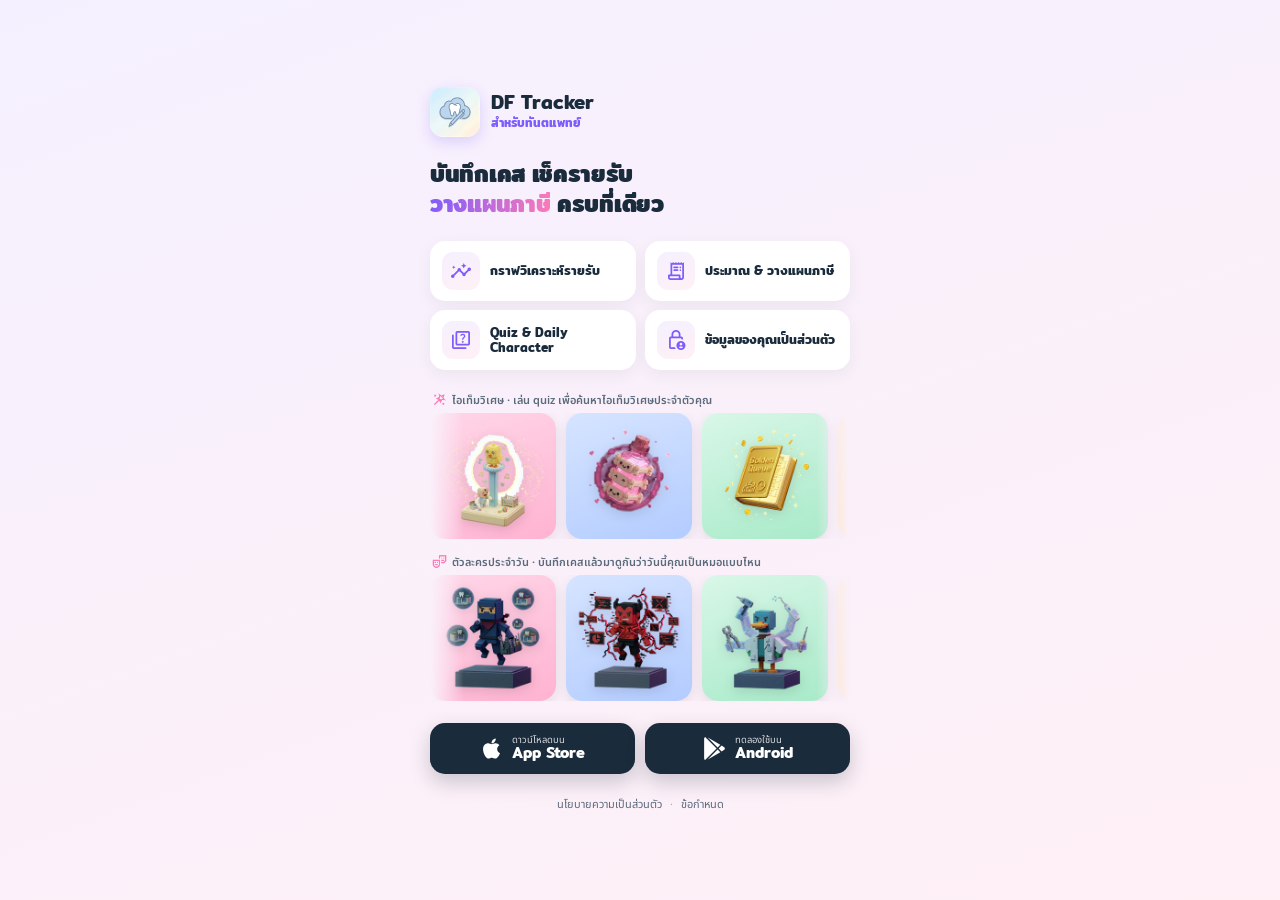
<file: index.html>
<!DOCTYPE html>
<html lang="th">
<head>
<meta charset="UTF-8" />
<meta name="viewport" content="width=device-width, initial-scale=1.0, viewport-fit=cover" />
<title>DF Tracker — ผู้ช่วยจัดการรายได้ของทันตแพทย์</title>

<!-- ===== Link preview (IG / Line / FB) ===== -->
<meta property="og:type" content="website" />
<meta property="og:title" content="DF Tracker — ผู้ช่วยจัดการรายได้ของทันตแพทย์" />
<meta property="og:description" content="บันทึกเคส เช็คยอด สรุป + ภาษี สำหรับทันตแพทย์ พร้อมตัวละครประจำวันและ Quiz ไอเท็มวิเศษ" />
<!-- TODO: ทำ og-image.png 1200x630 จะสวยกว่า (ตอนนี้ใช้ไอคอน) -->
<meta property="og:image" content="https://dftracker.github.io/landing_assets/icon.png" />
<meta property="og:url" content="https://dftracker.github.io/" />
<meta name="twitter:card" content="summary" />

<link rel="preconnect" href="https://fonts.googleapis.com" />
<link rel="preconnect" href="https://fonts.gstatic.com" crossorigin />
<link href="https://fonts.googleapis.com/css2?family=Mitr:wght@500;600;700&family=Noto+Sans+Thai:wght@400;500;600;700&display=swap" rel="stylesheet" />
<link href="https://fonts.googleapis.com/css2?family=Material+Symbols+Rounded:opsz,wght,FILL,GRAD@24,400,0,0&display=block" rel="stylesheet" />

<style>
  :root {
    --ink: #1A2B3C;
    --ink-soft: #5b6b7b;
    --accent: #7C5CFC;
    --accent2: #FF7AB6;
    --bg1: #F5F0FF;
    --bg2: #FFF0F6;
    --fade: #FAF0FA; /* ≈ สี bg ตรงแถว marquee — ใช้ทำขอบจางแทน mask */
  }
  * { box-sizing: border-box; margin: 0; padding: 0; }
  html {
    -webkit-text-size-adjust: 100%;
    min-height: 100%;
    background: linear-gradient(160deg, var(--bg1) 0%, var(--bg2) 100%) no-repeat;
    background-attachment: fixed;
  }
  html, body { overflow: hidden; max-width: 100%; }
  body { font-family: 'Noto Sans Thai', sans-serif; color: var(--ink); line-height: 1.55; }

  /* เต็ม 1 หน้าจอ ไม่ scroll */
  .app {
    width: 100%; max-width: 460px; margin: 0 auto;
    height: 100svh; min-height: 100svh;
    display: flex; flex-direction: column; justify-content: center;
    padding: max(18px, env(safe-area-inset-top)) 20px max(18px, env(safe-area-inset-bottom));
    gap: clamp(14px, 2.4vh, 26px);
  }
  h1, h2, h3, .btn, .eyebrow, .chip b, .name { font-family: 'Mitr', 'Noto Sans Thai', sans-serif; }

  /* ===== Header ===== */
  .header { display: flex; align-items: center; gap: 11px; }
  .header img { width: 50px; height: 50px; border-radius: 13px; box-shadow: 0 5px 14px rgba(124,92,252,0.22); }
  .header .name { font-size: 19px; font-weight: 600; line-height: 1.15; }
  .header .eyebrow { font-size: 12px; font-weight: 600; color: var(--accent); }

  /* ===== Hero ===== */
  .hero h1 { font-size: 23px; font-weight: 700; line-height: 1.32; letter-spacing: -0.3px; }
  .hero h1 .grad { background: linear-gradient(100deg, var(--accent), var(--accent2)); -webkit-background-clip: text; background-clip: text; -webkit-text-fill-color: transparent; }
  .hero p { font-size: 13.5px; color: var(--ink-soft); margin-top: 6px; }

  /* ===== Feature chips (2x2) ===== */
  .chips { display: grid; grid-template-columns: 1fr 1fr; gap: 9px; }
  .chip { background: #fff; border-radius: 15px; padding: 11px 12px; box-shadow: 0 5px 16px rgba(26,43,60,0.06); display: flex; gap: 10px; align-items: center; }
  .chip .ico { width: 38px; height: 38px; flex: 0 0 38px; display: grid; place-items: center; border-radius: 11px; overflow: hidden; background: linear-gradient(160deg, var(--bg1), var(--bg2)); }
  .chip .micon { font-family: 'Material Symbols Rounded'; font-weight: 400; font-size: 22px; line-height: 1; color: var(--accent); }
  .chip .lockimg { width: 30px; height: 30px; object-fit: contain; }
  .chip b { font-size: 12.5px; font-weight: 600; line-height: 1.25; }

  /* ===== Showcase marquee ===== */
  .showcase { display: flex; flex-direction: column; gap: 0; flex: 0 1 auto; min-height: 0; }
  /* label ชิดแถวของตัวเอง (mb 4) · เว้นจากแถวก่อนหน้าเยอะ (mt 15) → จับกลุ่มชัด */
  .row-label { flex: 0 0 auto; font-size: 11px; font-weight: 600; color: var(--ink-soft); margin: 0 0 4px 2px; white-space: nowrap; overflow: hidden; text-overflow: ellipsis; }
  .row-label .lpng { display: inline-block; width: 15px; height: 15px; vertical-align: -3px; margin-right: 5px; -webkit-mask-size: contain; mask-size: contain; -webkit-mask-repeat: no-repeat; mask-repeat: no-repeat; -webkit-mask-position: center; mask-position: center; }
  .marquee + .row-label { margin-top: 15px; }
  /* แต่ละแถวกินพื้นที่ที่เหลือเท่ากัน → tile ยืดเต็มเอง ไม่มีช่องโบ๋/ไม่ตัด */
  .marquee { position: relative; flex: 0 1 auto; height: clamp(100px, 14vh, 136px); min-height: 0; display: flex; align-items: stretch; overflow: hidden; }
  /* ขอบจางด้วย overlay นิ่ง (แทน mask) → track เป็น pure composited layer ไม่ re-raster ตอนวนรอบ */
  .marquee::before, .marquee::after { content: ''; position: absolute; top: 0; bottom: 0; width: 8%; z-index: 2; pointer-events: none; }
  .marquee::before { left: 0; background: linear-gradient(to right, var(--fade), rgba(250,240,250,0)); }
  .marquee::after { right: 0; background: linear-gradient(to left, var(--fade), rgba(250,240,250,0)); }
  .mtrack { display: flex; align-items: center; gap: 10px; height: 100%; width: max-content; will-change: transform; backface-visibility: hidden; }
  /* px/วิ เท่ากัน: char track ยาว 2.5× ของ item → duration 2.5× · สวนทางกัน */
  .mtrack.items { animation: scroll-l 20s linear infinite; }
  .mtrack.chars { animation: scroll-r 50s linear infinite; }
  /* fallback ตอน JS ไม่รัน — JS จะ override ด้วย keyframes ที่เป็น px ตายตัว (compositor-friendly) */
  @keyframes scroll-l { from { transform: translate3d(0,0,0); } to { transform: translate3d(-50%,0,0); } }
  @keyframes scroll-r { from { transform: translate3d(-50%,0,0); } to { transform: translate3d(0,0,0); } }
  .tile { height: 100%; flex: 0 0 auto; border-radius: 16px; padding: 8px; display: flex; align-items: center; justify-content: center; box-shadow: 0 5px 14px rgba(26,43,60,0.10); }
  .tile.char, .tile.item { aspect-ratio: 1 / 1; }
  .tile img { max-width: 100%; max-height: 100%; object-fit: contain; filter: drop-shadow(0 3px 6px rgba(0,0,0,0.12)); }
  @media (prefers-reduced-motion: reduce) { .mtrack { animation: none; } }

  /* ===== CTA — 2 store badges ข้างกัน ===== */
  .cta { display: flex; gap: 10px; }
  .store-btn {
    flex: 1 1 0; min-width: 0; display: flex; align-items: center; justify-content: center; gap: 9px;
    text-decoration: none; padding: 12px 8px; border-radius: 15px;
    background: var(--ink); color: #fff; box-shadow: 0 8px 20px rgba(26,43,60,0.22);
    transition: transform .12s ease;
  }
  .store-btn:active { transform: scale(0.985); }
  .store-btn svg { width: 23px; height: 23px; flex: 0 0 auto; fill: currentColor; }
  .store-btn .txt { line-height: 1.12; text-align: left; }
  .store-btn .txt small { display: block; font-size: 9.5px; opacity: 0.82; font-weight: 400; }
  .store-btn .txt b { display: block; font-size: 15px; font-weight: 600; font-family: 'Mitr', sans-serif; }

  /* ===== Footer ===== */
  footer { text-align: center; font-size: 11px; color: var(--ink-soft); }
  footer a { color: var(--ink-soft); text-decoration: none; }
  footer .dot { margin: 0 5px; opacity: 0.5; }
</style>
</head>
<body>
<div class="app">

  <!-- ===== Header ===== -->
  <div class="header">
    <img src="landing_assets/icon.png" alt="DF Tracker" onerror="this.style.display='none'" />
    <div>
      <div class="name">DF Tracker</div>
      <div class="eyebrow">สำหรับทันตแพทย์</div>
    </div>
  </div>

  <!-- ===== Hero (โทนจริงจัง อิง onboarding) ===== -->
  <div class="hero">
    <h1>บันทึกเคส เช็ครายรับ<br/><span class="grad">วางแผนภาษี</span> ครบที่เดียว</h1>
  </div>

  <!-- ===== Feature chips ===== -->
  <div class="chips">
    <div class="chip"><div class="ico"><span class="micon">insights</span></div><b>กราฟวิเคราะห์รายรับ</b></div>
    <div class="chip"><div class="ico"><span class="micon">receipt_long</span></div><b>ประมาณ &amp; วางแผนภาษี</b></div>
    <div class="chip"><div class="ico"><span class="micon">quiz</span></div><b>Quiz &amp; Daily Character</b></div>
    <div class="chip"><div class="ico"><span class="micon">lock_person</span></div><b>ข้อมูลของคุณเป็นส่วนตัว</b></div>
  </div>

  <!-- ===== Showcase: 2 marquee rows (auto-slide, no controls) ===== -->
  <div class="showcase">
    <div class="row-label"><span class="lpng" style="-webkit-mask-image:url('landing_assets/label-item.png'); mask-image:url('landing_assets/label-item.png'); background:var(--accent2)"></span>ไอเท็มวิเศษ · เล่น quiz เพื่อค้นหาไอเท็มวิเศษประจำตัวคุณ</div>
    <div class="marquee"><div class="mtrack items" id="track-items"></div></div>
    <div class="row-label"><span class="lpng" style="-webkit-mask-image:url('landing_assets/label-char.png'); mask-image:url('landing_assets/label-char.png'); background:var(--accent2)"></span>ตัวละครประจำวัน · บันทึกเคสแล้วมาดูกันว่าวันนี้คุณเป็นหมอแบบไหน</div>
    <div class="marquee"><div class="mtrack chars" id="track-chars"></div></div>
  </div>

  <!-- ===== CTA — โชว์ทั้ง 2 store เสมอ ===== -->
  <div class="cta">
    <a class="store-btn" href="https://apps.apple.com/us/app/df-tracker/id6774423854">
      <svg viewBox="0 0 384 512" aria-hidden="true"><path d="M318.7 268.7c-.2-36.7 16.4-64.4 50-84.8-18.8-26.9-47.2-41.7-84.7-44.6-35.5-2.8-74.3 20.7-88.5 20.7-15 0-49.4-19.7-76.4-19.7C63.3 141.2 4 184.8 4 273.5q0 39.3 14.4 81.2c12.8 36.7 59 126.7 107.2 125.2 25.2-.6 43-17.9 75.8-17.9 31.8 0 48.3 17.9 76.4 17.9 48.6-.7 90.4-82.5 102.6-119.3-65.2-30.7-61.7-90-61.7-91.9zm-56.6-164.2c27.3-32.4 24.8-61.9 24-72.5-24.1 1.4-52 16.4-67.9 34.9-17.5 19.8-27.8 44.3-25.6 71.9 26.1 2 49.9-11.4 69.5-34.3z"/></svg>
      <span class="txt"><small>ดาวน์โหลดบน</small><b>App Store</b></span>
    </a>
    <a class="store-btn" href="beta.html">
      <svg viewBox="0 0 512 512" aria-hidden="true"><path d="M325.3 234.3L104.6 13l280.8 161.2-60.1 60.1zM47 0C34 6.8 25.3 19.2 25.3 35.3v441.3c0 16.1 8.7 28.5 21.7 35.3l256.6-256L47 0zm425.2 225.6l-58.9-34.1-65.7 64.5 65.7 64.5 60.1-34.1c18-14.3 18-46.5-1.2-60.8zM104.6 499l280.8-161.2-60.1-60.1L104.6 499z"/></svg>
      <span class="txt"><small>ทดลองใช้บน</small><b>Android</b></span>
    </a>
  </div>

  <!-- ===== Footer ===== -->
  <footer>
    <a href="privacy.html">นโยบายความเป็นส่วนตัว</a>
    <span class="dot">·</span>
    <a href="terms.html">ข้อกำหนด</a>
  </footer>

</div>

<script>
  // ===== Build marquee tracks (รูปจริง + duplicate เพื่อ loop ไร้รอยต่อ) =====
  (function () {
    var GRADS = [
      'linear-gradient(160deg,#FFD6E8,#FFB3D1)','linear-gradient(160deg,#D6E4FF,#B3CCFF)',
      'linear-gradient(160deg,#D9F7E8,#A8EAC9)','linear-gradient(160deg,#FFE9C7,#FFD79A)',
      'linear-gradient(160deg,#E8D9FF,#CBB3FF)','linear-gradient(160deg,#C7F0F5,#9FE3EC)'
    ];
    // ลำดับสีที่ไม่มีสีซ้ำติดกัน — รวมถึงรอยต่อตอนวน loop (seq[สุดท้าย] != seq[แรก])
    function gradSeq(count) {
      var n = GRADS.length, s = [];
      for (var i = 0; i < count; i++) s.push(i % n);
      if (count > 1 && s[count - 1] === s[0]) {
        for (var g = 0; g < n; g++) { if (g !== s[count - 2] && g !== s[0]) { s[count - 1] = g; break; } }
      }
      return s;
    }
    function fill(trackId, path, count, cls) {
      var track = document.getElementById(trackId);
      var seq = gradSeq(count);
      var html = '';
      // วน 2 รอบ (ต้นฉบับ + สำเนา) → animation -50% ลูปเนียน
      for (var pass = 0; pass < 2; pass++) {
        for (var i = 1; i <= count; i++) {
          html += '<div class="tile ' + cls + '" style="background:' + GRADS[seq[i - 1]] + '">' +
                  '<img src="' + path + '/' + i + '.png" alt="" loading="eager"></div>';
        }
      }
      track.innerHTML = html;
    }
    fill('track-chars', 'landing_assets/characters', 25, 'char');
    fill('track-items', 'landing_assets/items', 10, 'item');

    // ตั้ง duration จาก pixel จริง → ทั้ง 2 แถวเร็วเท่ากันเป๊ะ (70 px/s)
    var PX_PER_SEC = 70;
    // สร้าง keyframes เป็น "px ตายตัว" (ไม่ใช้ var/%/calc) → animation รันบน compositor (GPU) = ลื่น
    // ถ้าใช้ var() ใน keyframe เบราว์เซอร์อาจถอด animation ลง main thread → กระตุก
    // อ่าน offsetLeft = force layout อยู่แล้ว ไม่ต้องรอ rAF (ซึ่งไม่ fire ตอน tab ไม่ visible)
    var jobs = [], kf = '';
    [['track-items', 'items', true], ['track-chars', 'chars', false]].forEach(function (cfg) {
      var el = document.getElementById(cfg[0]);
      if (!el) return;
      // ระยะลูปจริง = ตำแหน่งซ้ายของ tile ตัวแรกของชุดสำเนา (นับ gap จริง ไม่พึ่ง %)
      var dup = el.children[el.children.length / 2];
      var shift = Math.round(dup ? dup.offsetLeft : el.scrollWidth / 2);
      var name = 'mq-' + cfg[1];
      var zero = 'translate3d(0,0,0)', off = 'translate3d(-' + shift + 'px,0,0)';
      // items เลื่อนซ้าย (0 → -shift) · chars เลื่อนขวา (-shift → 0)
      kf += '@keyframes ' + name + '{from{transform:' + (cfg[2] ? zero : off) +
            '}to{transform:' + (cfg[2] ? off : zero) + '}}';
      jobs.push([el, name, (shift / PX_PER_SEC).toFixed(2)]);
    });
    var st = document.createElement('style');
    st.textContent = kf;
    document.head.appendChild(st);
    jobs.forEach(function (j) { j[0].style.animation = j[1] + ' ' + j[2] + 's linear infinite'; });
  })();
</script>
</body>
</html>
</file>
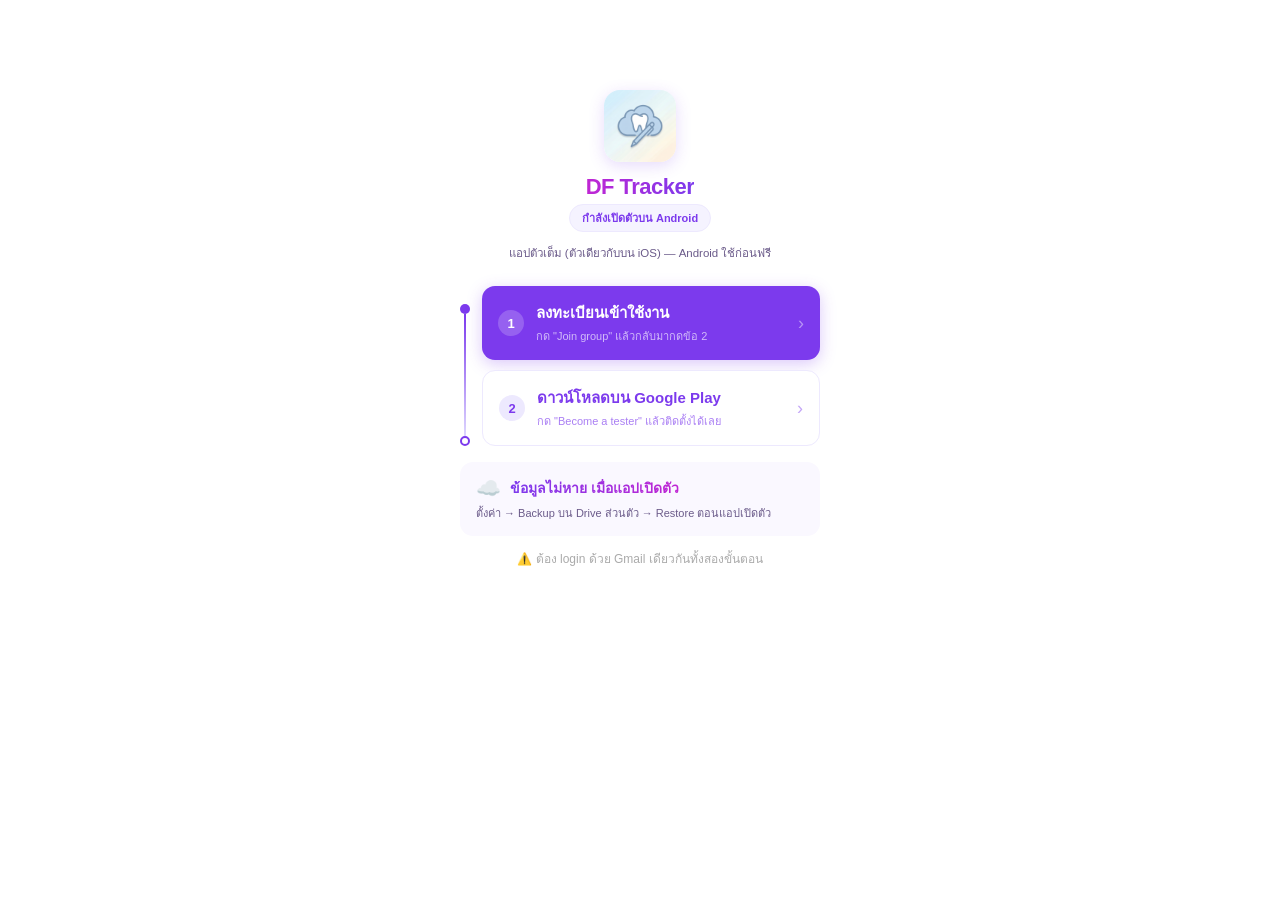
<file: beta.html>
<!DOCTYPE html>
<html lang="th">
<head>
  <meta charset="UTF-8">
  <meta name="viewport" content="width=device-width, initial-scale=1.0, maximum-scale=1.0">
  <title>DF Tracker</title>
  <style>
    * { margin: 0; padding: 0; box-sizing: border-box; }

    body {
      font-family: -apple-system, 'Noto Sans Thai', BlinkMacSystemFont, sans-serif;
      background: #fff;
      min-height: 100vh;
      display: flex;
      flex-direction: column;
      align-items: center;
      justify-content: flex-start;
      padding: 10vh 20px 28px;
      color: #1a1a2e;
    }

    .app-icon {
      width: 72px;
      height: 72px;
      border-radius: 16px;
      box-shadow: 0 4px 16px rgba(124, 58, 237, 0.18);
      margin-bottom: 12px;
    }

    .app-name {
      font-size: 22px;
      font-weight: 800;
      letter-spacing: -0.5px;
      background: linear-gradient(90deg, #c026d3, #7c3aed);
      -webkit-background-clip: text;
      -webkit-text-fill-color: transparent;
      margin-bottom: 4px;
    }

    .ios-pill {
      background: #f5f3ff;
      border: 1px solid #ede9fe;
      color: #7c3aed;
      font-size: 11px;
      font-weight: 600;
      padding: 4px 12px;
      border-radius: 100px;
      margin-bottom: 12px;
    }

    .explainer {
      font-size: 11.5px;
      color: #6b5b8a;
      text-align: center;
      line-height: 1.6;
      margin-bottom: 24px;
      white-space: nowrap;
    }

    /* Timeline wrapper */
    .timeline {
      width: 100%;
      max-width: 360px;
      display: flex;
      gap: 0;
      margin-bottom: 16px;
    }

    /* Left track */
    .track {
      display: flex;
      flex-direction: column;
      align-items: center;
      padding-top: 18px;
      margin-right: 12px;
      flex-shrink: 0;
    }

    .track-dot-fill {
      width: 10px;
      height: 10px;
      border-radius: 50%;
      background: #7c3aed;
      flex-shrink: 0;
    }

    .track-line {
      width: 2px;
      flex: 1;
      background: linear-gradient(to bottom, #7c3aed 0%, #ddd6fe 100%);
      min-height: 28px;
    }

    .track-dot-empty {
      width: 10px;
      height: 10px;
      border-radius: 50%;
      border: 2px solid #7c3aed;
      background: white;
      flex-shrink: 0;
    }

    /* Buttons */
    .steps {
      flex: 1;
      display: flex;
      flex-direction: column;
      gap: 10px;
    }

    .btn {
      display: flex;
      align-items: center;
      padding: 15px 16px;
      border-radius: 13px;
      text-decoration: none;
      -webkit-tap-highlight-color: transparent;
    }

    .btn:active { opacity: 0.85; }

    .btn-primary {
      background: #7c3aed;
      color: white;
      box-shadow: 0 4px 16px rgba(124, 58, 237, 0.28);
    }

    .btn-secondary {
      background: white;
      color: #7c3aed;
      border: 1.5px solid #ede9fe;
    }

    .btn-badge {
      width: 26px;
      height: 26px;
      border-radius: 50%;
      font-size: 13px;
      font-weight: 800;
      display: flex;
      align-items: center;
      justify-content: center;
      flex-shrink: 0;
      margin-right: 12px;
    }

    .btn-primary .btn-badge {
      background: rgba(255,255,255,0.2);
      color: white;
    }

    .btn-secondary .btn-badge {
      background: #ede9fe;
      color: #7c3aed;
    }

    .btn-label { flex: 1; }

    .btn-title {
      font-size: 15px;
      font-weight: 700;
      display: block;
    }

    .btn-sub {
      font-size: 11px;
      font-weight: 500;
      opacity: 0.65;
      margin-top: 2px;
      display: block;
    }

    .btn-arrow {
      font-size: 18px;
      opacity: 0.45;
      margin-left: 8px;
    }

    /* Backup info — inline note ยิงตรงข้อกังวล "แค่ test" แต่คลีน ไม่หนักเท่ากล่อง CTA */
    /* เส้นซ้ายใช้ gradient เดียวกับ .track-line (ม่วง → ลาเวนเดอร์อ่อน) ให้รู้สึกเหมือนเป็นเส้น timeline เดิมที่ไหลต่อลงมา */
    .backup-info {
      width: 100%;
      max-width: 360px;
      background: #faf8ff;
      border-radius: 13px;
      padding: 14px 16px;
      margin-bottom: 14px;
      display: flex;
      flex-direction: column;
      gap: 5px;
    }

    .backup-head {
      display: flex;
      align-items: center;
      gap: 9px;
    }

    .backup-icon {
      font-size: 20px;
      flex-shrink: 0;
    }

    .backup-title {
      font-size: 14px;
      font-weight: 800;
      background: linear-gradient(90deg, #7c3aed, #c026d3);
      -webkit-background-clip: text;
      -webkit-text-fill-color: transparent;
      line-height: 1.3;
    }

    .backup-desc {
      font-size: 11px;
      color: #6b5b8a;
      line-height: 1.5;
      white-space: nowrap;
      overflow: hidden;
      text-overflow: ellipsis;
    }

    /* Warning */
    .warning {
      width: 100%;
      max-width: 360px;
      font-size: 12px;
      font-weight: 500;
      color: #aaa;
      text-align: center;
      line-height: 1.6;
      white-space: nowrap;
    }
  </style>
</head>
<body>

  <img class="app-icon" src="icon.png" alt="DF Tracker">
  <div class="app-name">DF Tracker</div>
  <div class="ios-pill">กำลังเปิดตัวบน Android</div>
  <p class="explainer">แอปตัวเต็ม (ตัวเดียวกับบน iOS) — Android ใช้ก่อนฟรี</p>

  <div class="timeline">

    <!-- Left track -->
    <div class="track">
      <div class="track-dot-fill"></div>
      <div class="track-line"></div>
      <div class="track-dot-empty"></div>
    </div>

    <!-- Buttons -->
    <div class="steps">
      <a class="btn btn-primary" href="https://groups.google.com/g/df-tracker" target="_blank">
        <div class="btn-badge">1</div>
        <div class="btn-label">
          <span class="btn-title">ลงทะเบียนเข้าใช้งาน</span>
          <span class="btn-sub">กด "Join group" แล้วกลับมากดข้อ 2</span>
        </div>
        <span class="btn-arrow">›</span>
      </a>

      <a class="btn btn-secondary" href="https://play.google.com/apps/testing/th.co.dftracker" target="_blank">
        <div class="btn-badge">2</div>
        <div class="btn-label">
          <span class="btn-title">ดาวน์โหลดบน Google Play</span>
          <span class="btn-sub">กด "Become a tester" แล้วติดตั้งได้เลย</span>
        </div>
        <span class="btn-arrow">›</span>
      </a>
    </div>

  </div>

  <div class="backup-info">
    <div class="backup-head">
      <span class="backup-icon">☁️</span>
      <span class="backup-title">ข้อมูลไม่หาย เมื่อแอปเปิดตัว</span>
    </div>
    <div class="backup-desc">ตั้งค่า → Backup บน Drive ส่วนตัว → Restore ตอนแอปเปิดตัว</div>
  </div>

  <p class="warning">⚠️ ต้อง login ด้วย Gmail เดียวกันทั้งสองขั้นตอน</p>

</body>
</html>
</file>
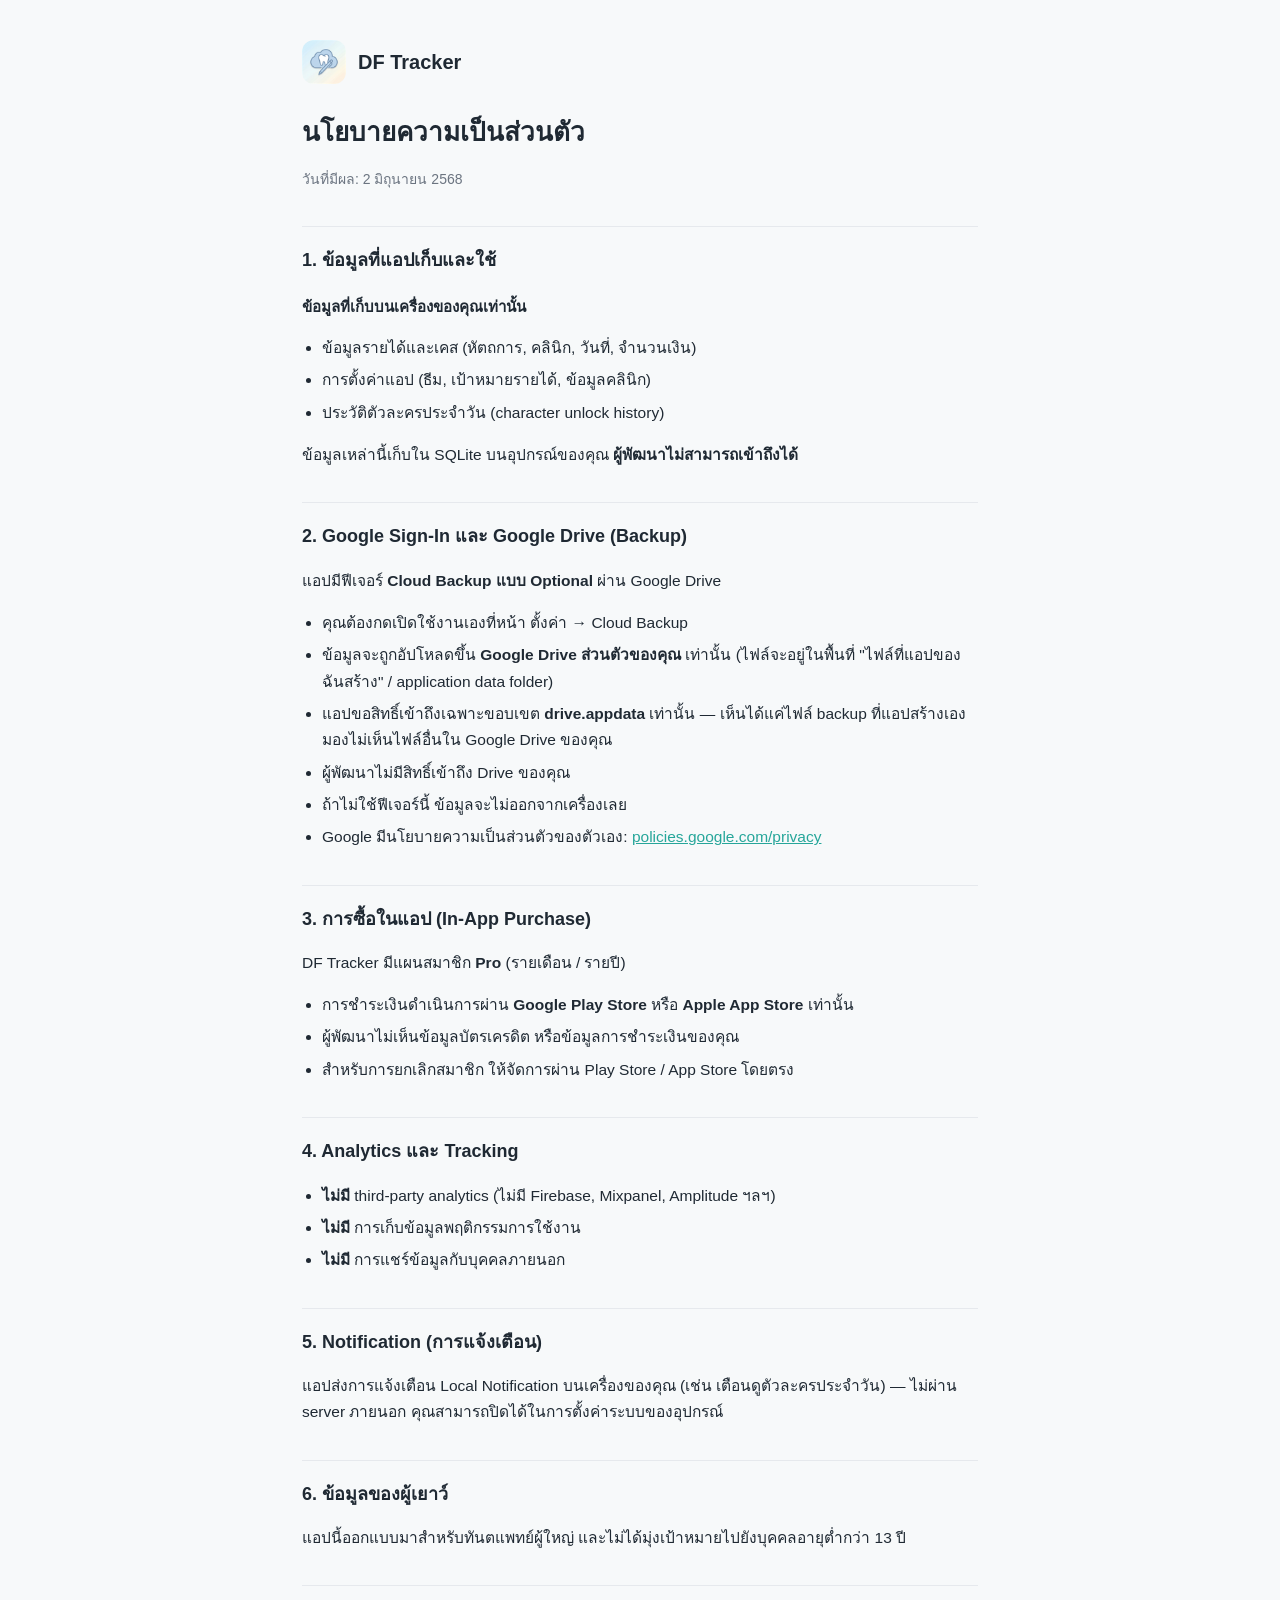
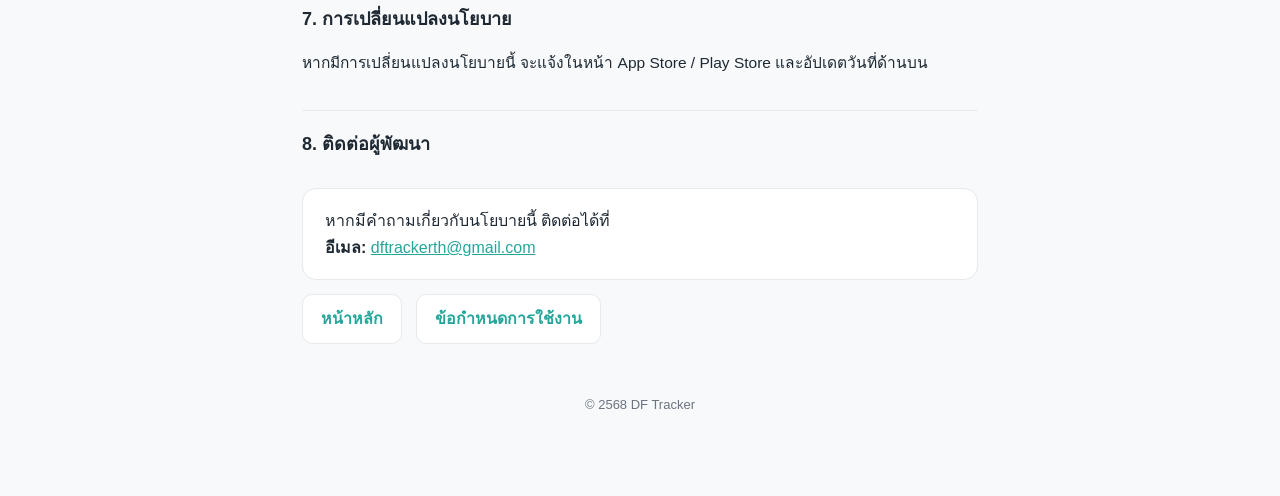
<file: privacy.html>
<!DOCTYPE html>
<html lang="th">
<head>
<meta charset="UTF-8">
<meta name="viewport" content="width=device-width, initial-scale=1.0">
<title>นโยบายความเป็นส่วนตัว — DF Tracker</title>
<link rel="stylesheet" href="style.css">
</head>
<body>
<div class="wrap">

  <header class="brand">
    <img class="logo" src="logo.png" alt="DF Tracker">
    <div class="name">DF Tracker</div>
  </header>

  <h1>นโยบายความเป็นส่วนตัว</h1>
  <p class="effective">วันที่มีผล: 2 มิถุนายน 2568</p>

  <h2>1. ข้อมูลที่แอปเก็บและใช้</h2>
  <h3>ข้อมูลที่เก็บบนเครื่องของคุณเท่านั้น</h3>
  <ul>
    <li>ข้อมูลรายได้และเคส (หัตถการ, คลินิก, วันที่, จำนวนเงิน)</li>
    <li>การตั้งค่าแอป (ธีม, เป้าหมายรายได้, ข้อมูลคลินิก)</li>
    <li>ประวัติตัวละครประจำวัน (character unlock history)</li>
  </ul>
  <p>ข้อมูลเหล่านี้เก็บใน SQLite บนอุปกรณ์ของคุณ <strong>ผู้พัฒนาไม่สามารถเข้าถึงได้</strong></p>

  <h2>2. Google Sign-In และ Google Drive (Backup)</h2>
  <p>แอปมีฟีเจอร์ <strong>Cloud Backup แบบ Optional</strong> ผ่าน Google Drive</p>
  <ul>
    <li>คุณต้องกดเปิดใช้งานเองที่หน้า ตั้งค่า → Cloud Backup</li>
    <li>ข้อมูลจะถูกอัปโหลดขึ้น <strong>Google Drive ส่วนตัวของคุณ</strong> เท่านั้น (ไฟล์จะอยู่ในพื้นที่ "ไฟล์ที่แอปของฉันสร้าง" / application data folder)</li>
    <li>แอปขอสิทธิ์เข้าถึงเฉพาะขอบเขต <strong>drive.appdata</strong> เท่านั้น — เห็นได้แค่ไฟล์ backup ที่แอปสร้างเอง มองไม่เห็นไฟล์อื่นใน Google Drive ของคุณ</li>
    <li>ผู้พัฒนาไม่มีสิทธิ์เข้าถึง Drive ของคุณ</li>
    <li>ถ้าไม่ใช้ฟีเจอร์นี้ ข้อมูลจะไม่ออกจากเครื่องเลย</li>
    <li>Google มีนโยบายความเป็นส่วนตัวของตัวเอง: <a href="https://policies.google.com/privacy">policies.google.com/privacy</a></li>
  </ul>

  <h2>3. การซื้อในแอป (In-App Purchase)</h2>
  <p>DF Tracker มีแผนสมาชิก <strong>Pro</strong> (รายเดือน / รายปี)</p>
  <ul>
    <li>การชำระเงินดำเนินการผ่าน <strong>Google Play Store</strong> หรือ <strong>Apple App Store</strong> เท่านั้น</li>
    <li>ผู้พัฒนาไม่เห็นข้อมูลบัตรเครดิต หรือข้อมูลการชำระเงินของคุณ</li>
    <li>สำหรับการยกเลิกสมาชิก ให้จัดการผ่าน Play Store / App Store โดยตรง</li>
  </ul>

  <h2>4. Analytics และ Tracking</h2>
  <ul>
    <li><strong>ไม่มี</strong> third-party analytics (ไม่มี Firebase, Mixpanel, Amplitude ฯลฯ)</li>
    <li><strong>ไม่มี</strong> การเก็บข้อมูลพฤติกรรมการใช้งาน</li>
    <li><strong>ไม่มี</strong> การแชร์ข้อมูลกับบุคคลภายนอก</li>
  </ul>

  <h2>5. Notification (การแจ้งเตือน)</h2>
  <p>แอปส่งการแจ้งเตือน Local Notification บนเครื่องของคุณ (เช่น เตือนดูตัวละครประจำวัน) — ไม่ผ่าน server ภายนอก คุณสามารถปิดได้ในการตั้งค่าระบบของอุปกรณ์</p>

  <h2>6. ข้อมูลของผู้เยาว์</h2>
  <p>แอปนี้ออกแบบมาสำหรับทันตแพทย์ผู้ใหญ่ และไม่ได้มุ่งเป้าหมายไปยังบุคคลอายุต่ำกว่า 13 ปี</p>

  <h2>7. การเปลี่ยนแปลงนโยบาย</h2>
  <p>หากมีการเปลี่ยนแปลงนโยบายนี้ จะแจ้งในหน้า App Store / Play Store และอัปเดตวันที่ด้านบน</p>

  <h2>8. ติดต่อผู้พัฒนา</h2>
  <div class="contact">
    หากมีคำถามเกี่ยวกับนโยบายนี้ ติดต่อได้ที่<br>
    <strong>อีเมล:</strong> <a href="mailto:dftrackerth@gmail.com">dftrackerth@gmail.com</a>
  </div>

  <div class="nav-links">
    <a href="index.html">หน้าหลัก</a>
    <a href="terms.html">ข้อกำหนดการใช้งาน</a>
  </div>

  <footer>© 2568 DF Tracker</footer>

</div>
</body>
</html>
</file>
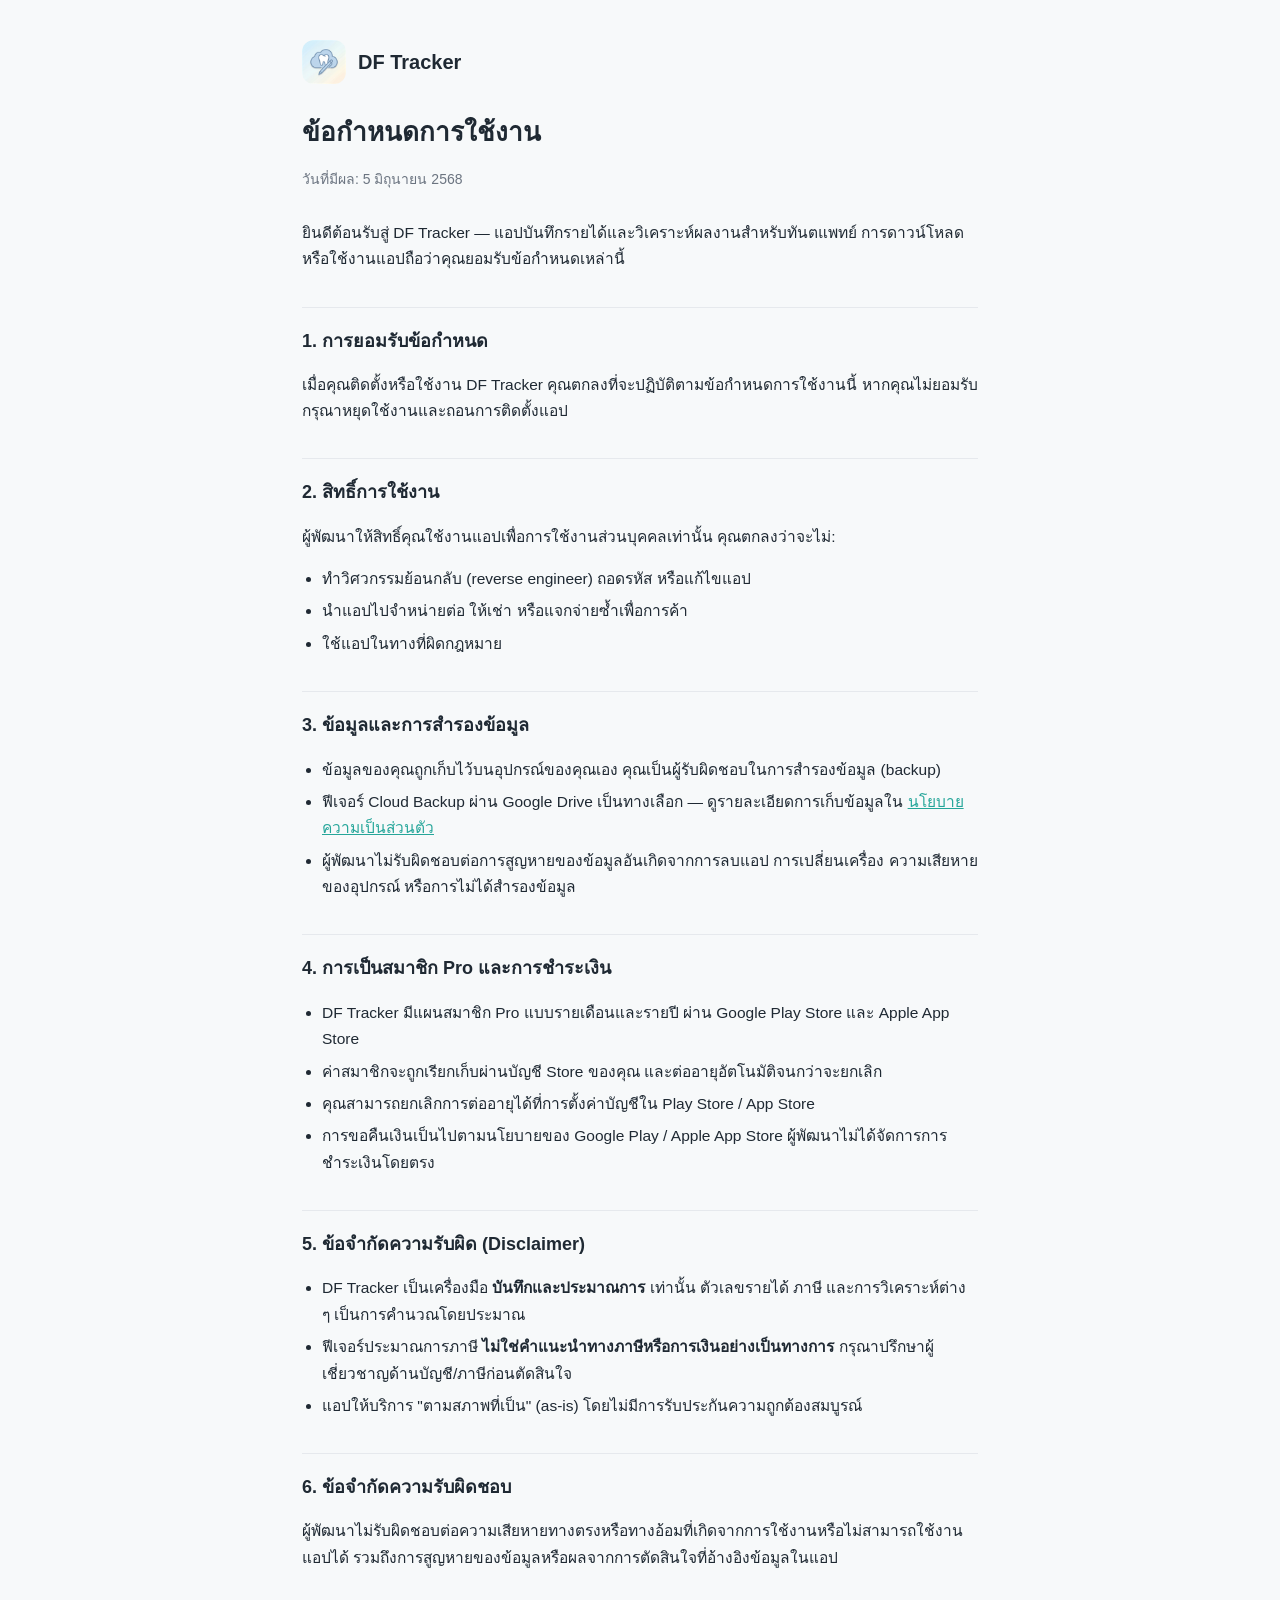
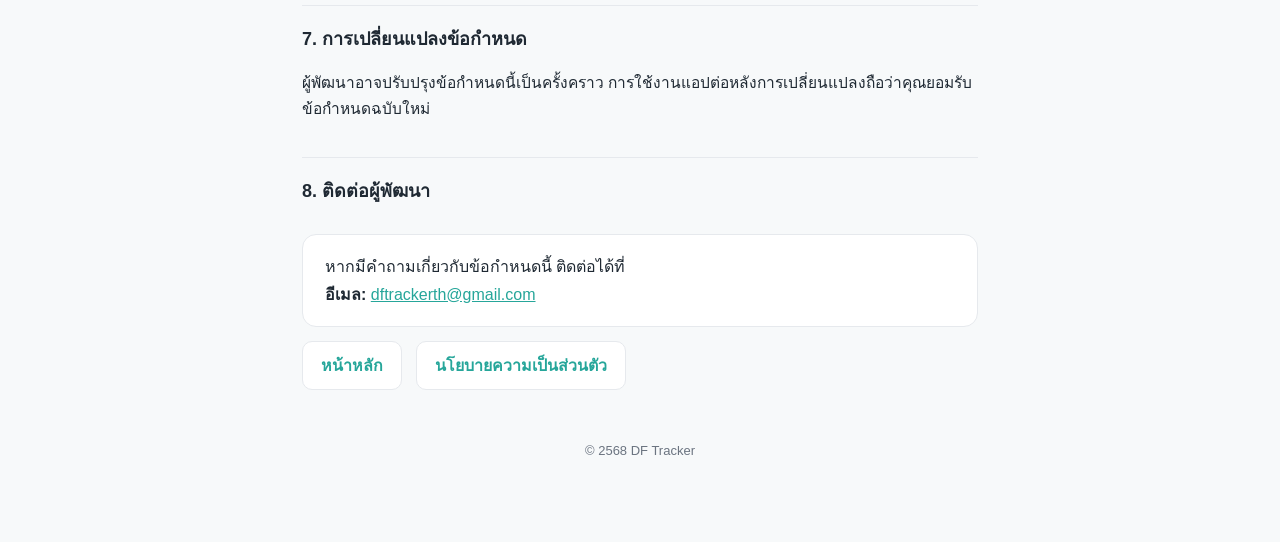
<file: terms.html>
<!DOCTYPE html>
<html lang="th">
<head>
<meta charset="UTF-8">
<meta name="viewport" content="width=device-width, initial-scale=1.0">
<title>ข้อกำหนดการใช้งาน — DF Tracker</title>
<link rel="stylesheet" href="style.css">
</head>
<body>
<div class="wrap">

  <header class="brand">
    <img class="logo" src="logo.png" alt="DF Tracker">
    <div class="name">DF Tracker</div>
  </header>

  <h1>ข้อกำหนดการใช้งาน</h1>
  <p class="effective">วันที่มีผล: 5 มิถุนายน 2568</p>

  <p>ยินดีต้อนรับสู่ DF Tracker — แอปบันทึกรายได้และวิเคราะห์ผลงานสำหรับทันตแพทย์ การดาวน์โหลดหรือใช้งานแอปถือว่าคุณยอมรับข้อกำหนดเหล่านี้</p>

  <h2>1. การยอมรับข้อกำหนด</h2>
  <p>เมื่อคุณติดตั้งหรือใช้งาน DF Tracker คุณตกลงที่จะปฏิบัติตามข้อกำหนดการใช้งานนี้ หากคุณไม่ยอมรับ กรุณาหยุดใช้งานและถอนการติดตั้งแอป</p>

  <h2>2. สิทธิ์การใช้งาน</h2>
  <p>ผู้พัฒนาให้สิทธิ์คุณใช้งานแอปเพื่อการใช้งานส่วนบุคคลเท่านั้น คุณตกลงว่าจะไม่:</p>
  <ul>
    <li>ทำวิศวกรรมย้อนกลับ (reverse engineer) ถอดรหัส หรือแก้ไขแอป</li>
    <li>นำแอปไปจำหน่ายต่อ ให้เช่า หรือแจกจ่ายซ้ำเพื่อการค้า</li>
    <li>ใช้แอปในทางที่ผิดกฎหมาย</li>
  </ul>

  <h2>3. ข้อมูลและการสำรองข้อมูล</h2>
  <ul>
    <li>ข้อมูลของคุณถูกเก็บไว้บนอุปกรณ์ของคุณเอง คุณเป็นผู้รับผิดชอบในการสำรองข้อมูล (backup)</li>
    <li>ฟีเจอร์ Cloud Backup ผ่าน Google Drive เป็นทางเลือก — ดูรายละเอียดการเก็บข้อมูลใน <a href="privacy.html">นโยบายความเป็นส่วนตัว</a></li>
    <li>ผู้พัฒนาไม่รับผิดชอบต่อการสูญหายของข้อมูลอันเกิดจากการลบแอป การเปลี่ยนเครื่อง ความเสียหายของอุปกรณ์ หรือการไม่ได้สำรองข้อมูล</li>
  </ul>

  <h2>4. การเป็นสมาชิก Pro และการชำระเงิน</h2>
  <ul>
    <li>DF Tracker มีแผนสมาชิก Pro แบบรายเดือนและรายปี ผ่าน Google Play Store และ Apple App Store</li>
    <li>ค่าสมาชิกจะถูกเรียกเก็บผ่านบัญชี Store ของคุณ และต่ออายุอัตโนมัติจนกว่าจะยกเลิก</li>
    <li>คุณสามารถยกเลิกการต่ออายุได้ที่การตั้งค่าบัญชีใน Play Store / App Store</li>
    <li>การขอคืนเงินเป็นไปตามนโยบายของ Google Play / Apple App Store ผู้พัฒนาไม่ได้จัดการการชำระเงินโดยตรง</li>
  </ul>

  <h2>5. ข้อจำกัดความรับผิด (Disclaimer)</h2>
  <ul>
    <li>DF Tracker เป็นเครื่องมือ <strong>บันทึกและประมาณการ</strong> เท่านั้น ตัวเลขรายได้ ภาษี และการวิเคราะห์ต่าง ๆ เป็นการคำนวณโดยประมาณ</li>
    <li>ฟีเจอร์ประมาณการภาษี <strong>ไม่ใช่คำแนะนำทางภาษีหรือการเงินอย่างเป็นทางการ</strong> กรุณาปรึกษาผู้เชี่ยวชาญด้านบัญชี/ภาษีก่อนตัดสินใจ</li>
    <li>แอปให้บริการ "ตามสภาพที่เป็น" (as-is) โดยไม่มีการรับประกันความถูกต้องสมบูรณ์</li>
  </ul>

  <h2>6. ข้อจำกัดความรับผิดชอบ</h2>
  <p>ผู้พัฒนาไม่รับผิดชอบต่อความเสียหายทางตรงหรือทางอ้อมที่เกิดจากการใช้งานหรือไม่สามารถใช้งานแอปได้ รวมถึงการสูญหายของข้อมูลหรือผลจากการตัดสินใจที่อ้างอิงข้อมูลในแอป</p>

  <h2>7. การเปลี่ยนแปลงข้อกำหนด</h2>
  <p>ผู้พัฒนาอาจปรับปรุงข้อกำหนดนี้เป็นครั้งคราว การใช้งานแอปต่อหลังการเปลี่ยนแปลงถือว่าคุณยอมรับข้อกำหนดฉบับใหม่</p>

  <h2>8. ติดต่อผู้พัฒนา</h2>
  <div class="contact">
    หากมีคำถามเกี่ยวกับข้อกำหนดนี้ ติดต่อได้ที่<br>
    <strong>อีเมล:</strong> <a href="mailto:dftrackerth@gmail.com">dftrackerth@gmail.com</a>
  </div>

  <div class="nav-links">
    <a href="index.html">หน้าหลัก</a>
    <a href="privacy.html">นโยบายความเป็นส่วนตัว</a>
  </div>

  <footer>© 2568 DF Tracker</footer>

</div>
</body>
</html>
</file>
<file: style.css>
:root {
  --accent: #26A69A;
  --ink: #1f2933;
  --muted: #6b7480;
  --line: #e6e9ed;
  --bg: #f7f9fa;
}

* { box-sizing: border-box; }

body {
  margin: 0;
  font-family: -apple-system, BlinkMacSystemFont, "Segoe UI", "Sarabun",
    "Noto Sans Thai", Roboto, sans-serif;
  color: var(--ink);
  background: var(--bg);
  line-height: 1.7;
  -webkit-font-smoothing: antialiased;
}

.wrap {
  max-width: 720px;
  margin: 0 auto;
  padding: 40px 22px 80px;
}

header.brand {
  display: flex;
  align-items: center;
  gap: 12px;
  margin-bottom: 8px;
}

header.brand .logo {
  width: 44px;
  height: 44px;
  border-radius: 12px;
  object-fit: cover;
  display: block;
}

header.brand .name {
  font-size: 20px;
  font-weight: 700;
}

h1 {
  font-size: 26px;
  margin: 26px 0 4px;
}

.effective {
  color: var(--muted);
  font-size: 14px;
  margin-bottom: 28px;
}

h2 {
  font-size: 18px;
  margin: 34px 0 10px;
  padding-top: 18px;
  border-top: 1px solid var(--line);
}

h3 {
  font-size: 15px;
  margin: 18px 0 6px;
  color: var(--ink);
}

p, li { font-size: 15.5px; }

ul { padding-left: 20px; }
li { margin-bottom: 6px; }

a { color: var(--accent); }

strong { font-weight: 700; }

.card {
  background: #fff;
  border: 1px solid var(--line);
  border-radius: 14px;
  padding: 22px 24px;
  margin-top: 26px;
}

.contact {
  background: #fff;
  border: 1px solid var(--line);
  border-radius: 14px;
  padding: 18px 22px;
  margin-top: 28px;
}

.nav-links {
  display: flex;
  gap: 14px;
  margin-top: 14px;
  flex-wrap: wrap;
}

.nav-links a {
  display: inline-block;
  padding: 10px 18px;
  background: #fff;
  border: 1px solid var(--line);
  border-radius: 10px;
  text-decoration: none;
  font-weight: 600;
}

footer {
  margin-top: 50px;
  color: var(--muted);
  font-size: 13px;
  text-align: center;
}
</file>
